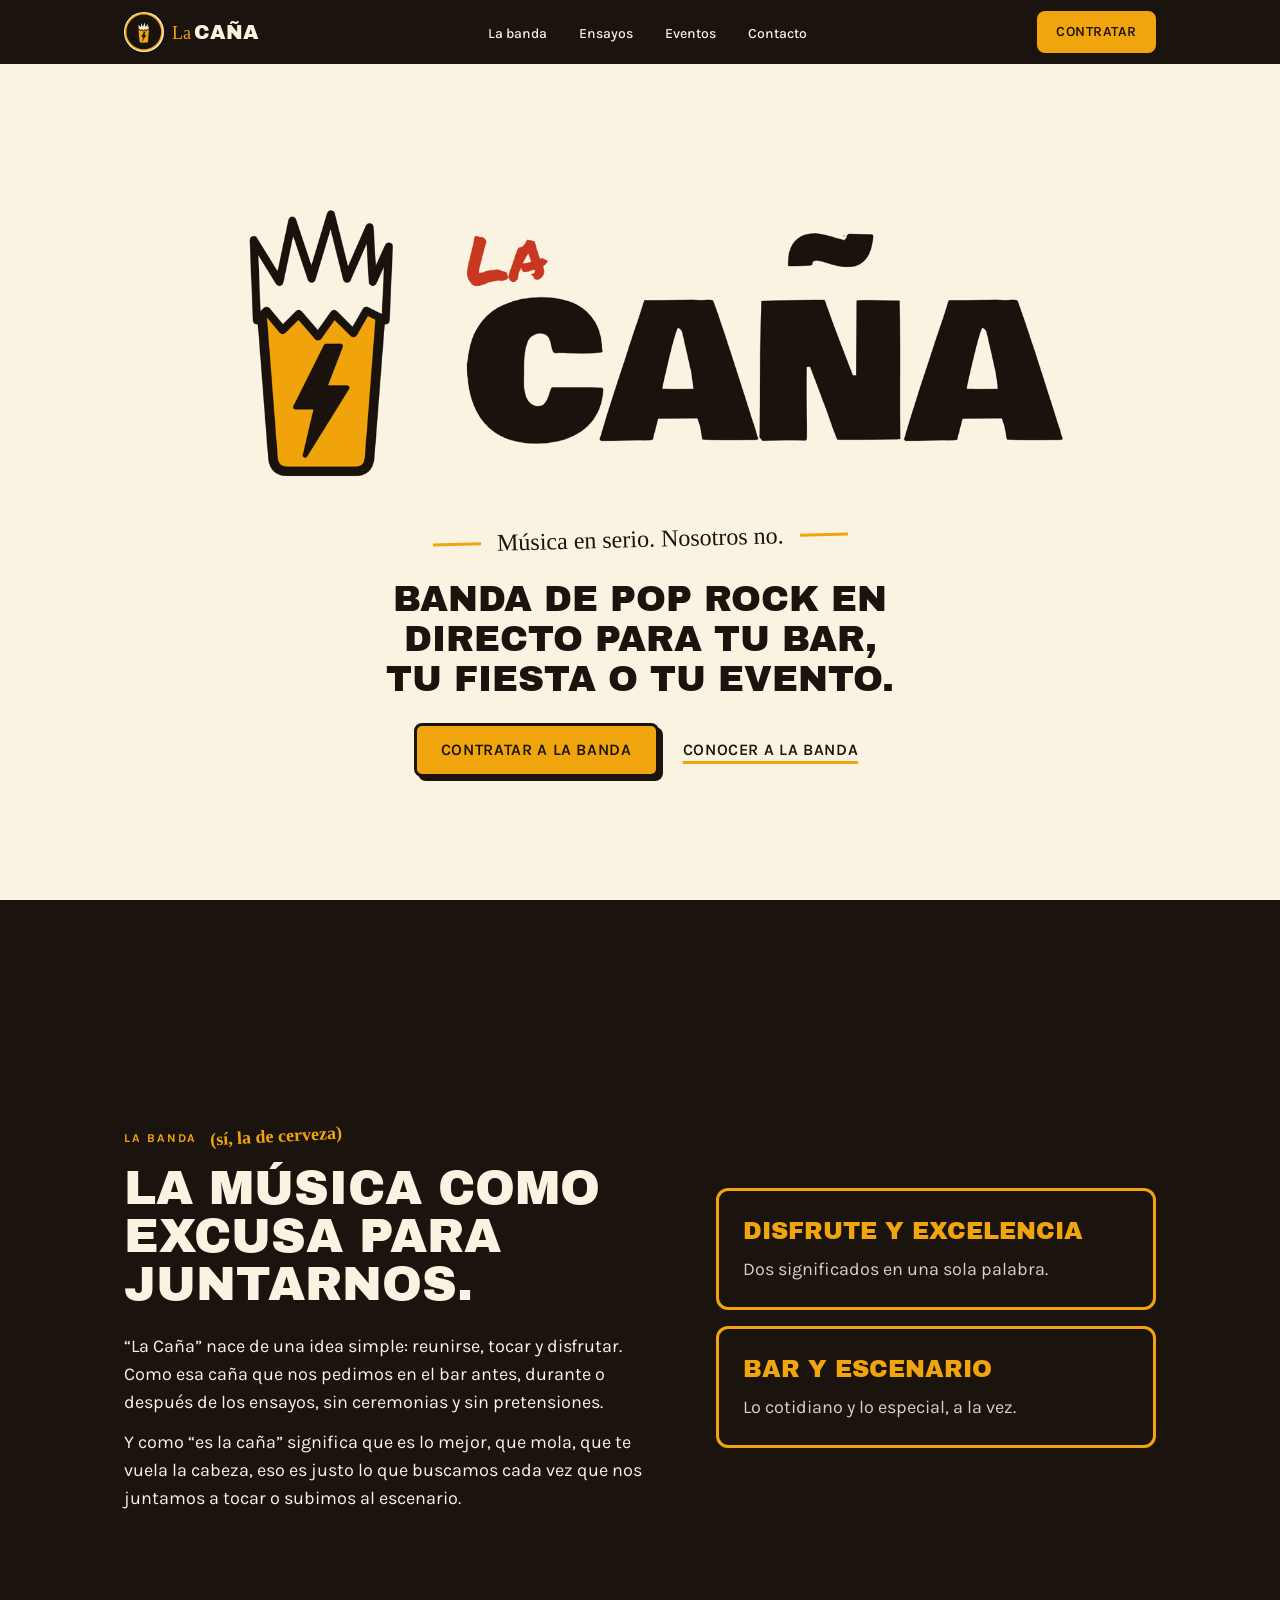
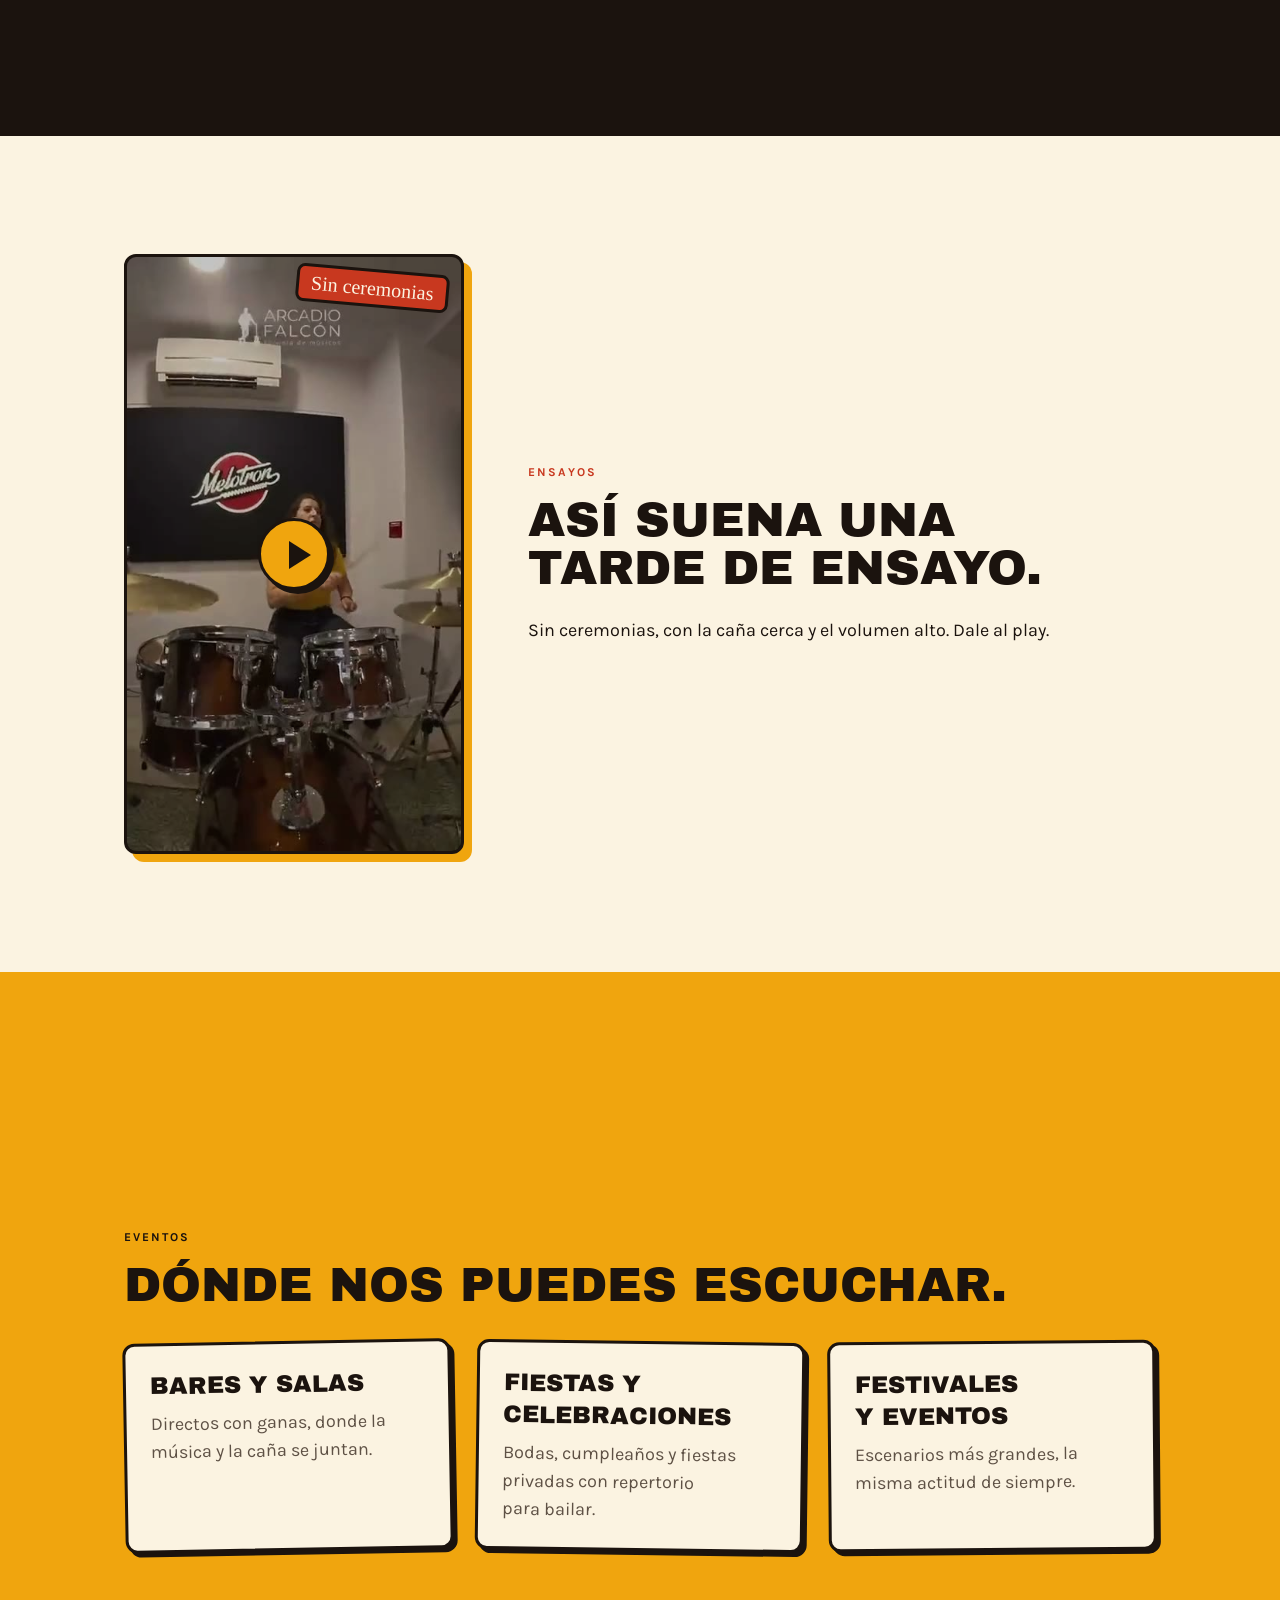
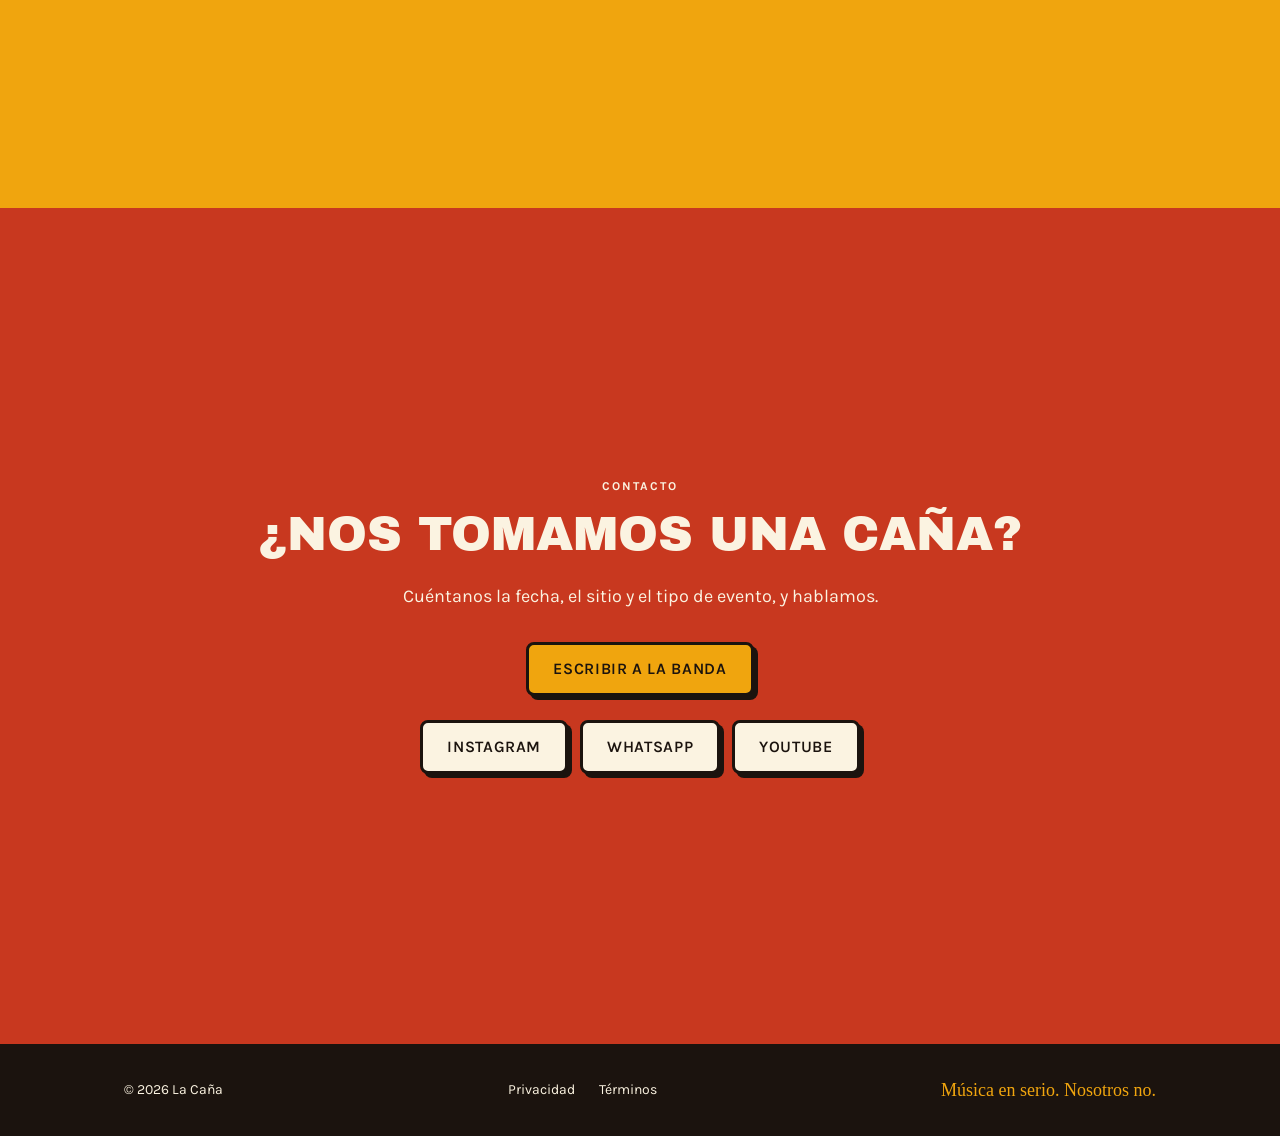
<file: index.html>
<!doctype html>
<html lang="es" data-type="service" data-radius="soft" data-buttons="step" data-motion="hover">
<head>
<meta charset="utf-8">
<meta name="viewport" content="width=device-width, initial-scale=1">
<title>La Caña — Música en serio. Nosotros no.</title>
<meta name="description" content="La Caña: banda de música en directo para bares, fiestas y eventos. Nos tomamos la música en serio, pero no a nosotros mismos.">
<meta name="page-type" content="service">
<meta name="site-kind" content="other">
<meta property="og:title" content="La Caña">
<meta property="og:description" content="Música en serio. Nosotros no.">
<meta property="og:image" content="https://rodrigoweber1.github.io/banda-la-cana/assets/og.png">
<link rel="icon" href="assets/avatar.png" type="image/png">
<link rel="preconnect" href="https://fonts.googleapis.com">
<link rel="preconnect" href="https://fonts.gstatic.com" crossorigin>
<link href="https://fonts.googleapis.com/css2?family=Archivo+Black&family=Permanent+Marker&family=Karla:wght@400;500;700&display=swap" rel="stylesheet">
<link rel="stylesheet" href="assets/style.css">
</head>
<body>
<a class="skip" href="#contenido">Ir al contenido</a>

<nav>
  <div class="wrap">
    <a class="brand" href="#top"><img src="assets/avatar.png" alt=""><span><span class="hand">La</span> Caña</span></a>
    <ul id="menu">
      <li><a href="#banda">La banda</a></li>
      <li><a href="#ensayos">Ensayos</a></li>
      <li><a href="#eventos">Eventos</a></li>
      <li><a href="#contacto">Contacto</a></li>
    </ul>
    <div class="nav-cta">
      <a class="btn" href="#contacto">Contratar</a>
      <button class="menu-btn" type="button" aria-expanded="false" aria-controls="menu">Menú</button>
    </div>
  </div>
</nav>

<main id="contenido">

<section class="hero" id="top">
  <div class="wrap">
    <img src="assets/logo-sin-lema.png" alt="La Caña" width="1400" height="499">
    <p class="tagline hand">Música en serio. Nosotros no.</p>
    <h1>Banda de pop rock en directo para tu bar, tu fiesta o tu evento.</h1>
    <div class="cta">
      <a class="btn" href="#contacto">Contratar a la banda</a>
      <a class="textlink" href="#banda">Conocer a la banda</a>
    </div>
  </div>
</section>

<section class="dark" id="banda">
  <div class="wrap split">
    <div>
      <p class="eyebrow">La banda <span class="note hand">(sí, la de cerveza)</span></p>
      <h2>La música como excusa para juntarnos.</h2>
      <p class="lead">“La Caña” nace de una idea simple: reunirse, tocar y disfrutar. Como esa caña que nos pedimos en el bar antes, durante o después de los ensayos, sin ceremonias y sin pretensiones.</p>
      <p class="lead">Y como “es la caña” significa que es lo mejor, que mola, que te vuela la cabeza, eso es justo lo que buscamos cada vez que nos juntamos a tocar o subimos al escenario.</p>
    </div>
    <div class="pairs">
      <div class="pair"><h3>Disfrute y excelencia</h3><p>Dos significados en una sola palabra.</p></div>
      <div class="pair"><h3>Bar y escenario</h3><p>Lo cotidiano y lo especial, a la vez.</p></div>
    </div>
  </div>
</section>

<section id="ensayos">
  <div class="wrap ensayo">
    <div class="frame">
      <video controls playsinline preload="metadata" poster="assets/ensayo-1.jpg" src="assets/ensayo-1.mp4" aria-label="Vídeo de un ensayo de La Caña"></video>
      <button class="play" type="button" aria-label="Reproducir el ensayo" hidden><span aria-hidden="true"></span></button>
      <span class="sticker hand" aria-hidden="true">Sin ceremonias</span>
    </div>
    <div>
      <p class="eyebrow">Ensayos</p>
      <h2>Así suena una tarde de ensayo.</h2>
      <p class="lead">Sin ceremonias, con la caña cerca y el volumen alto. Dale al play.</p>
    </div>
  </div>
</section>

<section class="amber" id="eventos">
  <div class="wrap">
    <p class="eyebrow">Eventos</p>
    <h2>Dónde nos puedes escuchar.</h2>
    <div class="cards">
      <div class="card"><h3>Bares y salas</h3><p>Directos con ganas, donde la música y la caña se juntan.</p></div>
      <div class="card"><h3>Fiestas y celebraciones</h3><p>Bodas, cumpleaños y fiestas privadas con repertorio para bailar.</p></div>
      <div class="card"><h3>Festivales y eventos</h3><p>Escenarios más grandes, la misma actitud de siempre.</p></div>
    </div>
  </div>
</section>

<section class="contact" id="contacto">
  <div class="wrap">
    <p class="eyebrow">Contacto</p>
    <h2>¿Nos tomamos una caña?</h2>
    <p class="lead">Cuéntanos la fecha, el sitio y el tipo de evento, y hablamos.</p>
    <a class="btn" href="mailto:contacto@lacana.example?subject=Contrataci%C3%B3n%20-%20La%20Ca%C3%B1a">Escribir a la banda</a>
    <div class="links">
      <a class="btn alt" href="https://instagram.com/" rel="noopener">Instagram</a>
      <a class="btn alt" href="https://wa.me/" rel="noopener">WhatsApp</a>
      <a class="btn alt" href="https://youtube.com/" rel="noopener">YouTube</a>
    </div>
  </div>
</section>

</main>

<footer>
  <div class="wrap">
    <span>© 2026 La Caña</span>
    <ul class="legal"><li><a href="privacidad.html">Privacidad</a></li><li><a href="terminos.html">Términos</a></li></ul>
    <span class="hand">Música en serio. Nosotros no.</span>
  </div>
</footer>

<script>
(function(){
  var b=document.querySelector('.menu-btn'),m=document.getElementById('menu');
  var main=document.getElementById('contenido');
  function set(o){m.classList.toggle('open',o);b.setAttribute('aria-expanded',o);b.textContent=o?'Cerrar':'Menú';main.inert=o&&matchMedia('(max-width:720px)').matches;if(!o)b.focus({preventScroll:true})}
  document.addEventListener('keydown',function(e){if(e.key==='Escape'&&m.classList.contains('open'))set(false)});
  b.addEventListener('click',function(){set(!m.classList.contains('open'))});
  m.addEventListener('click',function(e){if(e.target.tagName==='A')set(false)});
  var v=document.querySelector('.frame video'),p=document.querySelector('.frame .play');
  if(v&&p){v.removeAttribute('controls');p.hidden=false;
    p.addEventListener('click',function(){v.setAttribute('controls','');p.hidden=true;v.play()});
    v.addEventListener('ended',function(){v.removeAttribute('controls');p.hidden=false});}
  var links=[].slice.call(m.querySelectorAll('a'));
  if('IntersectionObserver' in window){
    var io=new IntersectionObserver(function(es){es.forEach(function(e){
      if(!e.isIntersecting)return;
      links.forEach(function(a){a.toggleAttribute('aria-current',a.getAttribute('href')==='#'+e.target.id)});
    })},{rootMargin:'-45% 0px -50% 0px'});
    document.querySelectorAll('main>section').forEach(function(s){io.observe(s)});
  }
})();
</script>
</body>
</html>
</file>
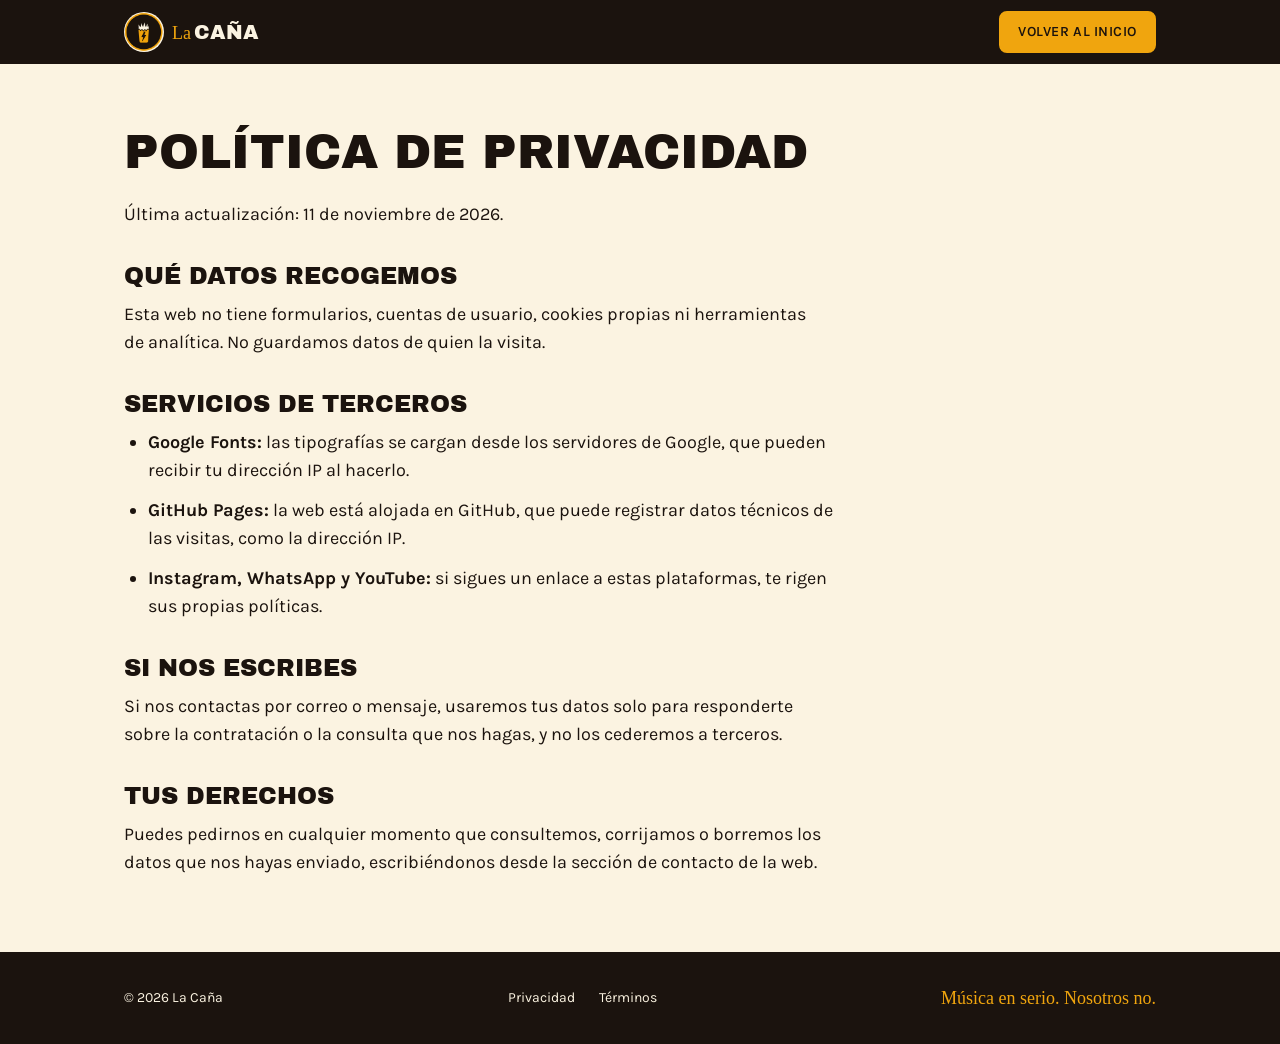
<file: privacidad.html>
<!doctype html>
<html lang="es">
<head>
<meta charset="utf-8">
<meta name="viewport" content="width=device-width, initial-scale=1">
<title>Política de privacidad — La Caña</title>
<meta name="description" content="Cómo trata la web de La Caña los datos de quien la visita.">
<meta name="robots" content="index,follow">
<link rel="icon" href="assets/avatar.png" type="image/png">
<link rel="preconnect" href="https://fonts.googleapis.com">
<link rel="preconnect" href="https://fonts.gstatic.com" crossorigin>
<link href="https://fonts.googleapis.com/css2?family=Archivo+Black&family=Permanent+Marker&family=Karla:wght@400;500;700&display=swap" rel="stylesheet">
<link rel="stylesheet" href="assets/style.css">
</head>
<body>
<a class="skip" href="#contenido">Ir al contenido</a>
<nav>
  <div class="wrap">
    <a class="brand" href="index.html"><img src="assets/avatar.png" alt=""><span><span class="hand">La</span> Caña</span></a>
    <div class="nav-cta"><a class="btn" href="index.html">Volver al inicio</a></div>
  </div>
</nav>
<main id="contenido" class="doc"><div class="wrap">
<h1>Política de privacidad</h1>
<p>Última actualización: 11 de noviembre de 2026.</p>
<h2>Qué datos recogemos</h2>
<p>Esta web no tiene formularios, cuentas de usuario, cookies propias ni herramientas de analítica. No guardamos datos de quien la visita.</p>
<h2>Servicios de terceros</h2>
<ul>
<li><strong>Google Fonts:</strong> las tipografías se cargan desde los servidores de Google, que pueden recibir tu dirección IP al hacerlo.</li>
<li><strong>GitHub Pages:</strong> la web está alojada en GitHub, que puede registrar datos técnicos de las visitas, como la dirección IP.</li>
<li><strong>Instagram, WhatsApp y YouTube:</strong> si sigues un enlace a estas plataformas, te rigen sus propias políticas.</li>
</ul>
<h2>Si nos escribes</h2>
<p>Si nos contactas por correo o mensaje, usaremos tus datos solo para responderte sobre la contratación o la consulta que nos hagas, y no los cederemos a terceros.</p>
<h2>Tus derechos</h2>
<p>Puedes pedirnos en cualquier momento que consultemos, corrijamos o borremos los datos que nos hayas enviado, escribiéndonos desde la sección de contacto de la web.</p>
</div></main>
<footer>
  <div class="wrap">
    <span>© 2026 La Caña</span>
    <ul class="legal"><li><a href="privacidad.html">Privacidad</a></li><li><a href="terminos.html">Términos</a></li></ul>
    <span class="hand">Música en serio. Nosotros no.</span>
  </div>
</footer>
</body>
</html>
</file>
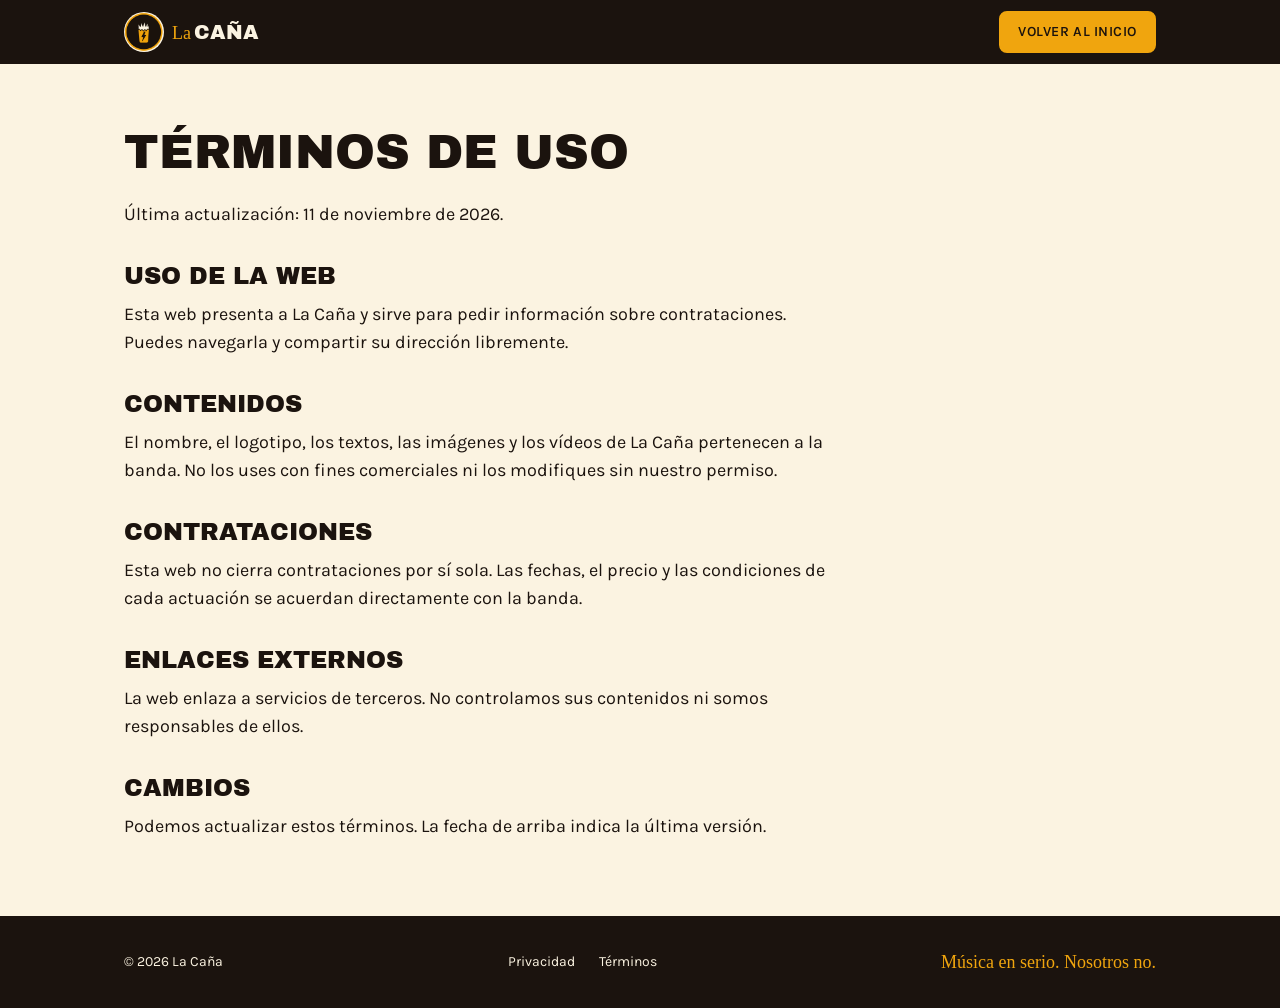
<file: terminos.html>
<!doctype html>
<html lang="es">
<head>
<meta charset="utf-8">
<meta name="viewport" content="width=device-width, initial-scale=1">
<title>Términos de uso — La Caña</title>
<meta name="description" content="Condiciones de uso de la web de La Caña.">
<meta name="robots" content="index,follow">
<link rel="icon" href="assets/avatar.png" type="image/png">
<link rel="preconnect" href="https://fonts.googleapis.com">
<link rel="preconnect" href="https://fonts.gstatic.com" crossorigin>
<link href="https://fonts.googleapis.com/css2?family=Archivo+Black&family=Permanent+Marker&family=Karla:wght@400;500;700&display=swap" rel="stylesheet">
<link rel="stylesheet" href="assets/style.css">
</head>
<body>
<a class="skip" href="#contenido">Ir al contenido</a>
<nav>
  <div class="wrap">
    <a class="brand" href="index.html"><img src="assets/avatar.png" alt=""><span><span class="hand">La</span> Caña</span></a>
    <div class="nav-cta"><a class="btn" href="index.html">Volver al inicio</a></div>
  </div>
</nav>
<main id="contenido" class="doc"><div class="wrap">
<h1>Términos de uso</h1>
<p>Última actualización: 11 de noviembre de 2026.</p>
<h2>Uso de la web</h2>
<p>Esta web presenta a La Caña y sirve para pedir información sobre contrataciones. Puedes navegarla y compartir su dirección libremente.</p>
<h2>Contenidos</h2>
<p>El nombre, el logotipo, los textos, las imágenes y los vídeos de La Caña pertenecen a la banda. No los uses con fines comerciales ni los modifiques sin nuestro permiso.</p>
<h2>Contrataciones</h2>
<p>Esta web no cierra contrataciones por sí sola. Las fechas, el precio y las condiciones de cada actuación se acuerdan directamente con la banda.</p>
<h2>Enlaces externos</h2>
<p>La web enlaza a servicios de terceros. No controlamos sus contenidos ni somos responsables de ellos.</p>
<h2>Cambios</h2>
<p>Podemos actualizar estos términos. La fecha de arriba indica la última versión.</p>
</div></main>
<footer>
  <div class="wrap">
    <span>© 2026 La Caña</span>
    <ul class="legal"><li><a href="privacidad.html">Privacidad</a></li><li><a href="terminos.html">Términos</a></li></ul>
    <span class="hand">Música en serio. Nosotros no.</span>
  </div>
</footer>
</body>
</html>
</file>
<file: assets/style.css>
/* La Caña — estilos compartidos.
   Tamaños en la escala de Tailwind (12/14/16/18/20/24/30/36/48/60),
   espacios en la tabla 0/2/4/8/12/16/24/32/40/48/64/80/96. */
:root{
  --cream:#fbf3e1; --ink:#1b130e; --amber:#f0a50e; --red:#c8381f;
  --mute:#5e5145; --nav-h:64px;
  --ease:cubic-bezier(0.22,1,0.36,1);
}
*{box-sizing:border-box;margin:0}
html{scroll-behavior:smooth;scroll-padding-top:var(--nav-h)}
body{background:var(--cream);color:var(--ink);font:400 18px/28px Karla,system-ui,sans-serif;-webkit-font-smoothing:antialiased}
h1,h2,h3{font-family:'Archivo Black',Impact,sans-serif;font-weight:400;text-transform:uppercase;text-wrap:balance}
p,li{text-wrap:pretty}
a{color:inherit}
:focus-visible{outline:3px solid var(--red);outline-offset:4px}
.dark :focus-visible,nav :focus-visible,footer :focus-visible,.contact :focus-visible{outline-color:var(--amber)}
.wrap{width:100%;max-width:1080px;margin:0 auto;padding:0 24px}
.hand{font-family:'Permanent Marker',cursive;text-transform:none}
.eyebrow{font-weight:700;font-size:12px;line-height:16px;letter-spacing:.16em;text-transform:uppercase;color:var(--red);margin-bottom:16px}
h2{font-size:36px;line-height:40px;margin-bottom:24px}
.lead{max-width:52ch}
.lead+.lead{margin-top:12px}
@media(min-width:900px){h2{font-size:48px;line-height:48px}}

/* skip link */
.skip{position:absolute;left:16px;top:-80px;z-index:30;background:var(--amber);color:var(--ink);font:700 16px/24px Karla;padding:8px 12px;border:3px solid var(--ink);border-radius:8px;text-decoration:none}
.skip:focus{top:8px}

/* one section per screen */
main>section{min-height:calc(100svh - var(--nav-h));display:flex;align-items:center;padding:64px 0}

/* nav */
nav{position:sticky;top:0;z-index:20;background:var(--ink);color:var(--cream);height:var(--nav-h)}
nav .wrap{display:flex;align-items:center;justify-content:space-between;height:100%}
.brand{white-space:nowrap;display:flex;align-items:center;gap:8px;text-decoration:none;font:400 20px/28px 'Archivo Black';text-transform:uppercase}
.brand img{width:40px;height:40px;border-radius:50%}
.brand .hand{color:var(--amber);font-size:18px;margin-right:-4px}
nav ul{display:flex;gap:32px;list-style:none;padding:0}
nav ul a{position:relative;text-decoration:none;font:500 14px/20px Karla;padding:8px 0}
nav ul a::after{content:"";position:absolute;left:0;right:0;bottom:0;height:2px;background:var(--amber);transform:scaleX(0);transform-origin:left;transition:transform .5s var(--ease)}
nav ul a:hover::after,nav ul a:focus-visible::after,nav ul a[aria-current]::after{transform:scaleX(1)}
.nav-cta{display:flex;align-items:center;gap:12px}
.menu-btn{min-height:44px;display:none;background:none;border:2px solid var(--cream);color:var(--cream);font:600 14px/20px Karla;letter-spacing:.08em;text-transform:uppercase;padding:8px 12px;border-radius:8px;cursor:pointer}

/* buttons: one pair; only transform animates */
.btn{display:inline-block;background:var(--amber);color:var(--ink);font:600 16px/24px Karla;letter-spacing:.04em;text-transform:uppercase;padding:12px 24px;border:3px solid var(--ink);border-radius:8px;text-decoration:none;box-shadow:4px 4px 0 var(--ink);transition:transform .3s var(--ease);cursor:pointer}
.btn:hover{transform:translate(2px,2px)}
.btn:active{transform:translate(4px,4px)}
.btn.alt{background:var(--cream)}
nav .btn{padding:8px 16px;font-size:14px;line-height:20px;border-color:var(--amber);box-shadow:none}
nav .btn:hover{transform:translateY(-2px)}
nav .btn:active{transform:translateY(2px)}

@media(max-width:720px){
  .menu-btn{display:block}
  nav .btn{padding:8px 12px}
  main>section:not(.hero){min-height:0;padding:48px 0}
  nav ul{position:fixed;inset:var(--nav-h) 0 0 0;background:var(--ink);flex-direction:column;justify-content:center;align-items:center;gap:32px;display:none}
  nav ul.open{display:flex}
  nav ul a{font:400 30px/36px 'Archivo Black';text-transform:uppercase}
  .btn{width:100%;text-align:center}
}

/* hero */
.hero{text-align:center}
.hero .wrap{display:flex;flex-direction:column;align-items:center;gap:24px}
.hero img{width:min(900px,100%);object-fit:contain;height:auto;display:block}
.hero h1{font-size:24px;line-height:32px;max-width:24ch}
@media(min-width:900px){.hero h1{font-size:36px;line-height:40px}}
.hero img{max-height:42svh}
.tagline{display:flex;align-items:center;gap:16px;font-size:24px;line-height:32px;transform:rotate(-1.5deg);margin-top:-8px}
.tagline::before,.tagline::after{content:"";width:48px;height:3px;background:var(--amber)}
@media(max-width:480px){.tagline{font-size:18px;line-height:28px;white-space:nowrap;gap:8px}.tagline::before,.tagline::after{width:16px}.brand img{display:none}}
.textlink{font:600 16px/24px Karla;letter-spacing:.04em;text-transform:uppercase;text-decoration:underline;text-decoration-thickness:3px;text-underline-offset:6px;text-decoration-color:var(--amber);padding:12px 8px}
.textlink:hover{text-decoration-color:var(--red)}
.cta{display:flex;gap:16px;justify-content:center;align-items:center;flex-wrap:wrap;width:100%}

/* name */
.dark{background:var(--ink);color:var(--cream)}
.dark .eyebrow{color:var(--amber)}
.split{display:grid;grid-template-columns:1.2fr 1fr;gap:64px;align-items:center}
.pairs{display:grid;gap:16px}
.pair{border:3px solid var(--amber);border-radius:12px;padding:24px}
.pair h3{font-size:24px;line-height:32px;color:var(--amber);margin-bottom:8px}
.pair p{opacity:.85}
@media(max-width:800px){.split{grid-template-columns:1fr;gap:32px}}

/* rehearsal video */
.ensayo{display:grid;grid-template-columns:minmax(0,340px) 1fr;gap:64px;align-items:center}
.frame{overflow:hidden;border-radius:12px;border:3px solid var(--ink);box-shadow:8px 8px 0 var(--amber);background:#000;line-height:0}
.frame video{width:100%;height:auto;aspect-ratio:9/16;object-fit:cover;transition:transform .5s var(--ease)}
.frame:hover video{transform:scale(1.02)}
@media(max-width:800px){.ensayo{grid-template-columns:1fr;gap:32px}.frame{max-width:340px}}

/* events */
.amber{background:var(--amber)}
.amber .eyebrow{color:var(--ink)}
.cards{display:grid;grid-template-columns:repeat(auto-fit,minmax(240px,1fr));gap:24px;margin-top:32px}
.card{background:var(--cream);border:3px solid var(--ink);border-radius:12px;padding:24px;box-shadow:4px 4px 0 var(--ink)}
.card h3{font-size:24px;line-height:32px;margin-bottom:8px}
.card p{color:var(--mute)}

/* contact */
.contact{background:var(--red);color:var(--cream);text-align:center}
.contact .eyebrow{color:var(--cream)}
.contact .wrap{display:flex;flex-direction:column;align-items:center}
.contact .lead{margin:0 auto 32px}
.contact .btn{border-color:var(--ink)}
.links{display:flex;gap:12px;justify-content:center;flex-wrap:wrap;margin-top:24px}

/* footer */
footer{background:var(--ink);color:var(--cream);padding:24px 0;font:400 14px/20px Karla}
footer .wrap{display:flex;justify-content:space-between;gap:16px;flex-wrap:wrap;align-items:center}
footer .hand{color:var(--amber);font-size:18px;line-height:28px}
footer nav{position:static;height:auto;background:none;display:block}
footer ul{display:flex;gap:24px;list-style:none;padding:0}
footer a{position:relative;text-decoration:none;display:inline-block;padding:12px 0}
footer a::after{content:"";position:absolute;left:0;right:0;bottom:-2px;height:2px;background:var(--amber);transform:scaleX(0);transform-origin:left;transition:transform .5s var(--ease)}
footer a:hover::after,footer a:focus-visible::after{transform:scaleX(1)}

/* legal and 404 pages */
.doc{padding:64px 0;min-height:calc(100svh - var(--nav-h))}
.doc h1{font-size:36px;line-height:40px;margin-bottom:24px}
.doc h2{font-size:24px;line-height:32px;margin:32px 0 8px}
.doc p,.doc li{max-width:64ch;margin-bottom:12px}
.doc ul{padding-left:24px}
.doc .note{border:3px solid var(--ink);border-radius:12px;padding:16px;background:var(--amber);margin-bottom:32px;max-width:64ch}
@media(min-width:900px){.doc h1{font-size:48px;line-height:48px}}
.nf{text-align:center;display:flex;align-items:center;justify-content:center;min-height:calc(100svh - var(--nav-h))}
.nf .wrap{display:flex;flex-direction:column;align-items:center;gap:24px}
.nf img{width:120px;height:120px;border-radius:50%}
.nf h1{font-size:60px;line-height:1}
.nf p{max-width:40ch}

@media(prefers-reduced-motion:reduce){
  *{transition:none!important;scroll-behavior:auto!important}
  .frame:hover video{transform:none}
}

/* tono: menos formal */
.note{font-size:18px;line-height:24px;letter-spacing:0;color:var(--amber);display:inline-block;margin-left:8px;transform:rotate(-3deg);text-transform:none}
.frame{position:relative}
.play{position:absolute;inset:0;display:grid;place-items:center;background:rgba(27,19,14,.25);border:0;cursor:pointer}
.play[hidden]{display:none}
.play span{width:72px;height:72px;border-radius:50%;background:var(--amber);border:3px solid var(--ink);box-shadow:4px 4px 0 var(--ink);position:relative;transition:transform .3s var(--ease)}
.play span::after{content:"";position:absolute;left:28px;top:20px;border-style:solid;border-width:14px 0 14px 22px;border-color:transparent transparent transparent var(--ink)}
.play:hover span{transform:scale(1.06)}
.play:active span{transform:scale(.98)}
.sticker{position:absolute;right:12px;top:12px;background:var(--red);color:var(--cream);font-size:20px;line-height:24px;padding:4px 12px;border:3px solid var(--ink);border-radius:8px;transform:rotate(5deg);pointer-events:none}
.cards .card:nth-child(1){transform:rotate(-1deg)}
.cards .card:nth-child(2){transform:rotate(.75deg)}
.cards .card:nth-child(3){transform:rotate(-.5deg)}
@media(max-width:720px){.cards .card{transform:none!important}}
</file>
